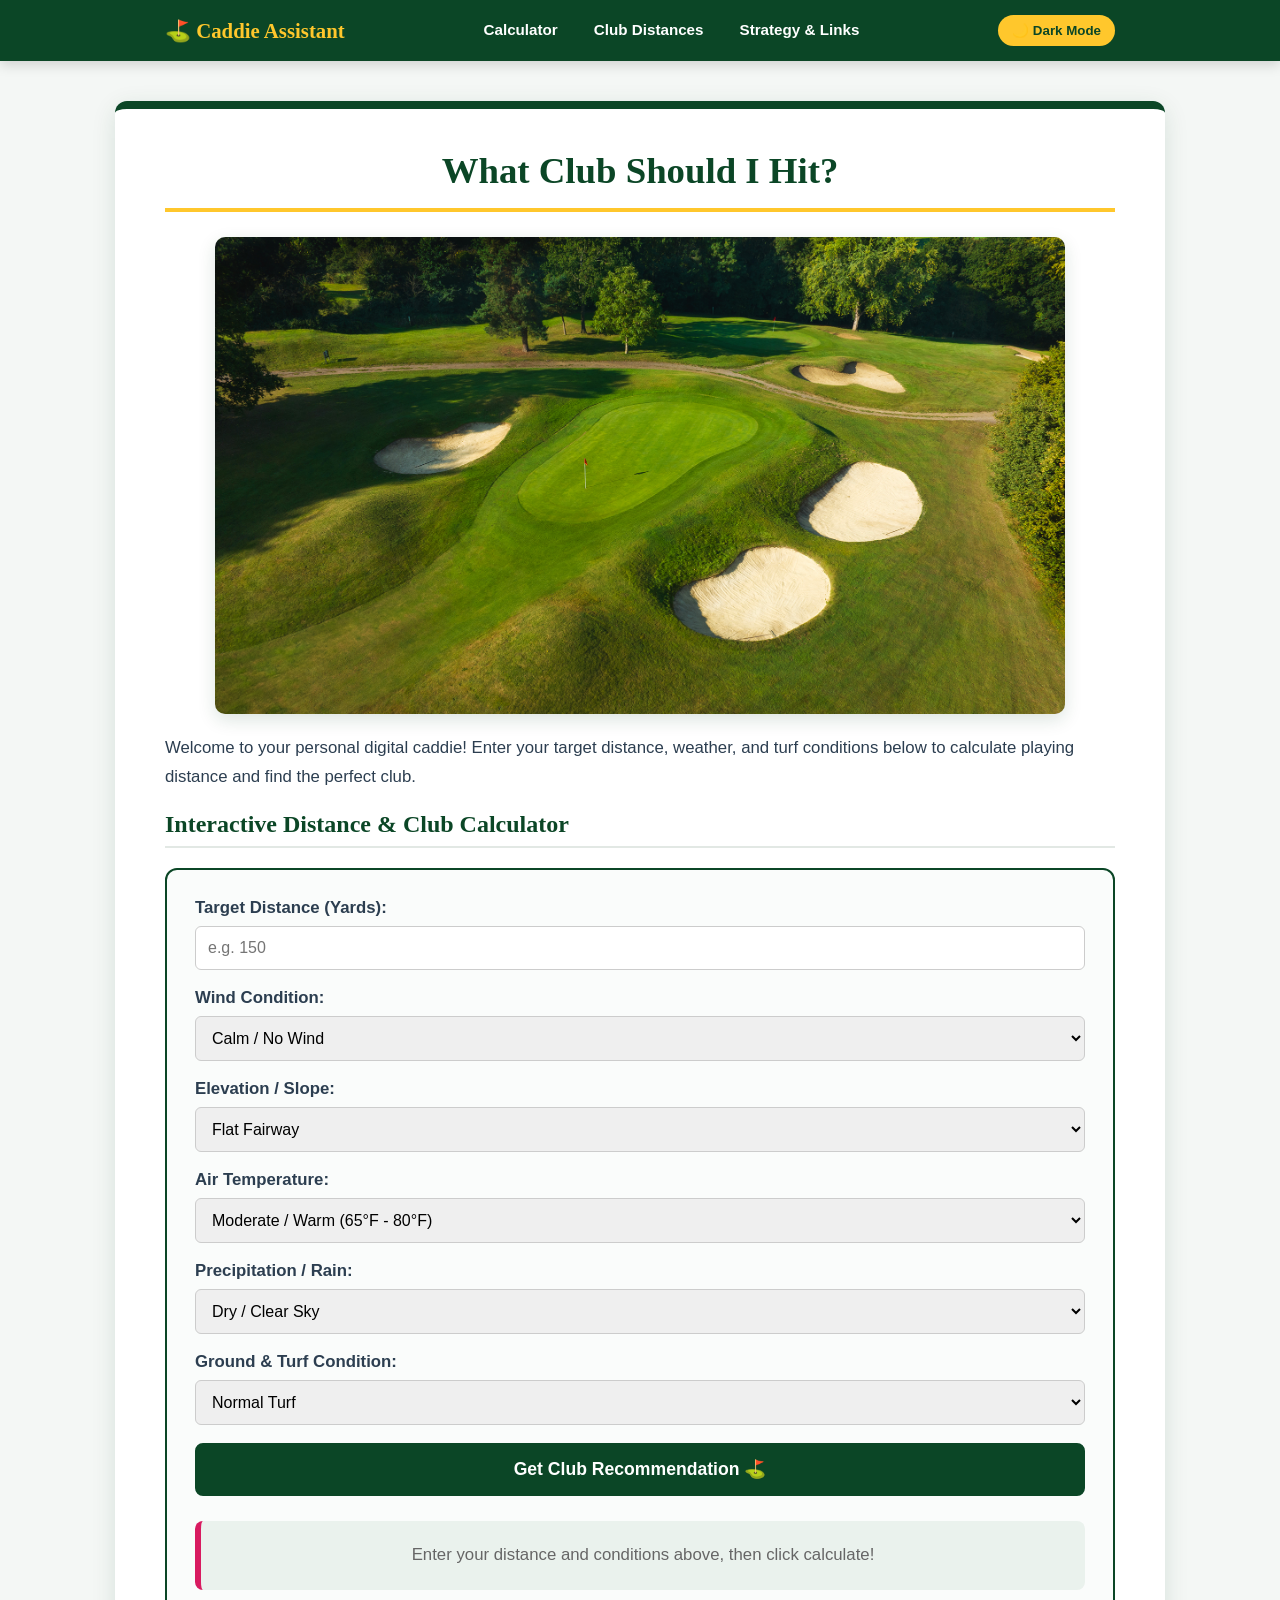
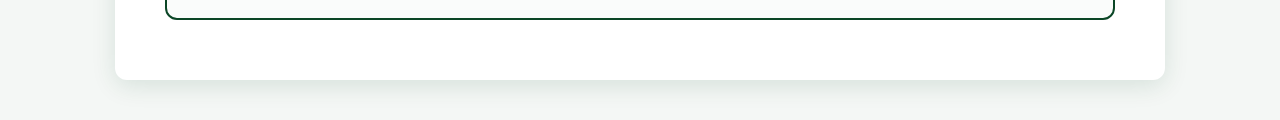
<file: index.html>
<!DOCTYPE html> <!-- Declares the document type as HTML5 -->
<html lang="en"> <!-- Opens HTML element setting language to English -->
<head> <!-- Opens head block for meta tags and external file links -->
    <meta charset="UTF-8">
    <meta name="viewport" content="width=device-width, initial-scale=1.0">
    <title>Caddie Assistant - Home & Calculator</title> <!-- Page title -->
    <link rel="stylesheet" href="styles.css"> <!-- Links shared stylesheet -->
    <script src="script.js" defer></script> <!-- Links shared JavaScript file -->
</head> <!-- Closes head block -->
<body> <!-- Opens body section -->

    <!-- Global Navigation Menu -->
    <header>
        <div class="nav-container">
            <div class="nav-brand">⛳ Caddie Assistant</div>
            <nav>
                <ul>
                    <li><a href="index.html" class="active">Calculator</a></li> <!-- Active link for Home -->
                    <li><a href="clubs.html">Club Distances</a></li> <!-- Link to Page 2 -->
                    <li><a href="guide.html">Strategy & Links</a></li> <!-- Link to Page 3 -->
                </ul>
            </nav>
            <button id="theme-toggle-btn" class="theme-btn" onclick="toggleDarkMode()">🌙 Dark Mode</button>
        </div>
    </header>

    <main> <!-- Main content card -->
        <h1>What Club Should I Hit?</h1> <!-- Main heading -->

        <img src="Golfcourseshot.jpg" alt="A green golf course fairway leading up to the green" class="page-image"> <!-- Main hero image -->

        <p>Welcome to your personal digital caddie! Enter your target distance, weather, and turf conditions below to calculate playing distance and find the perfect club.</p>

        <!-- Interactive Calculator Section -->
        <h2>Interactive Distance & Club Calculator</h2>
        
        <div class="calc-card">
            <form onsubmit="calculateClub(event)">
                <!-- Target Distance Input -->
                <div class="form-group">
                    <label for="yardage-input">Target Distance (Yards):</label>
                    <input type="number" id="yardage-input" placeholder="e.g. 150" required min="1" max="600">
                </div>

                <!-- Wind Dropdown -->
                <div class="form-group">
                    <label for="wind-select">Wind Condition:</label>
                    <select id="wind-select">
                        <option value="calm">Calm / No Wind</option>
                        <option value="headwind">Headwind (Into Face +12 yds)</option>
                        <option value="tailwind">Tailwind (At Back -10 yds)</option>
                    </select>
                </div>

                <!-- Slope Dropdown -->
                <div class="form-group">
                    <label for="elevation-select">Elevation / Slope:</label>
                    <select id="elevation-select">
                        <option value="flat">Flat Fairway</option>
                        <option value="uphill">Uphill Green (+10 yds)</option>
                        <option value="downhill">Downhill Green (-10 yds)</option>
                    </select>
                </div>

                <!-- NEW: Temperature Dropdown -->
                <div class="form-group">
                    <label for="temp-select">Air Temperature:</label>
                    <select id="temp-select">
                        <option value="normal">Moderate / Warm (65°F - 80°F)</option>
                        <option value="cold">Cold Air (&lt; 50°F) (+8 yds)</option>
                        <option value="hot">Hot Weather (&gt; 85°F) (-5 yds)</option>
                    </select>
                </div>

                <!-- NEW: Rain Dropdown -->
                <div class="form-group">
                    <label for="rain-select">Precipitation / Rain:</label>
                    <select id="rain-select">
                        <option value="dry">Dry / Clear Sky</option>
                        <option value="light-rain">Light Rain / Drizzle (+5 yds)</option>
                        <option value="heavy-rain">Heavy Rain (+10 yds)</option>
                    </select>
                </div>

                <!-- NEW: Ground Condition Dropdown -->
                <div class="form-group">
                    <label for="ground-select">Ground & Turf Condition:</label>
                    <select id="ground-select">
                        <option value="normal">Normal Turf</option>
                        <option value="wet">Wet / Soggy Turf (+8 yds)</option>
                        <option value="firm">Firm / Dry Turf (-5 yds)</option>
                    </select>
                </div>

                <button type="submit" class="calc-btn">Get Club Recommendation ⛳</button>
            </form>

            <!-- Dynamic Output Container -->
            <div id="club-result" class="result-box">
                <p style="text-align: center; margin: 0; color: #666666;">Enter your distance and conditions above, then click calculate!</p>
            </div>
        </div>
    </main>

</body>
</html>
</file>
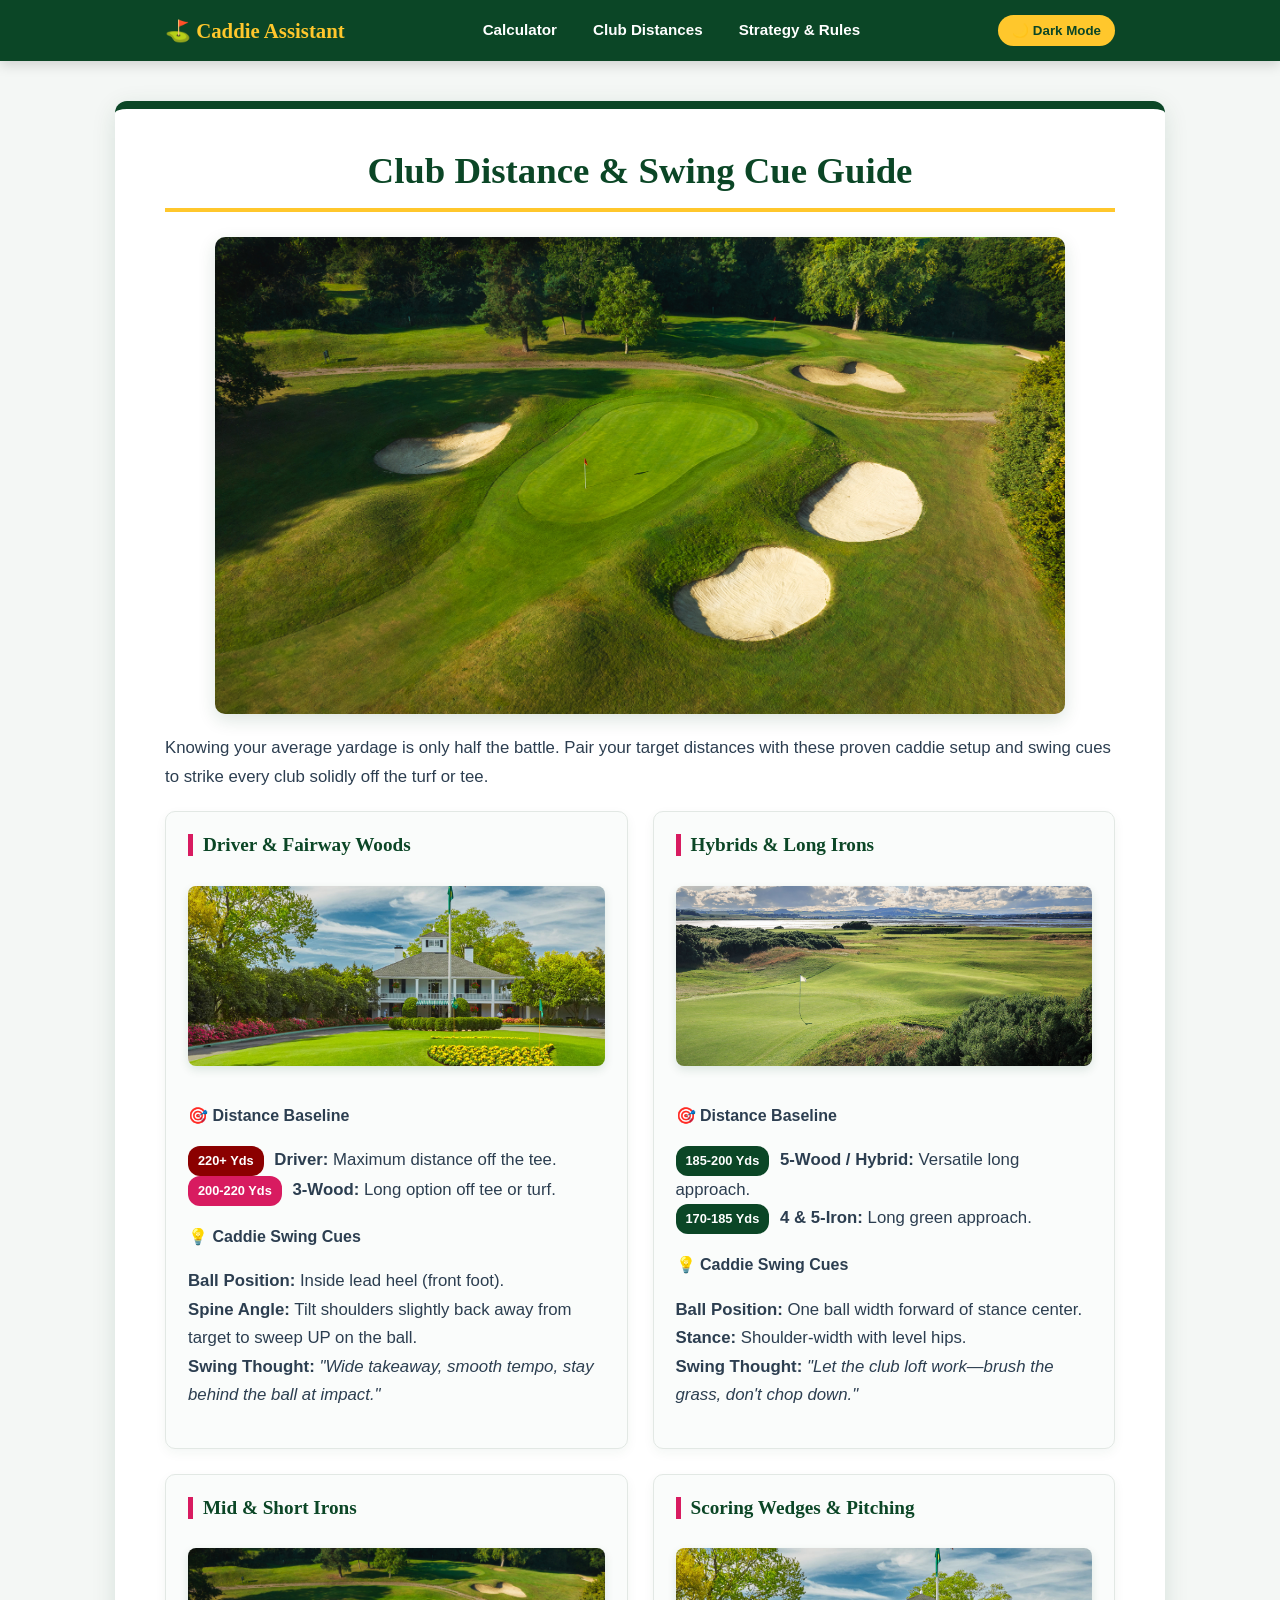
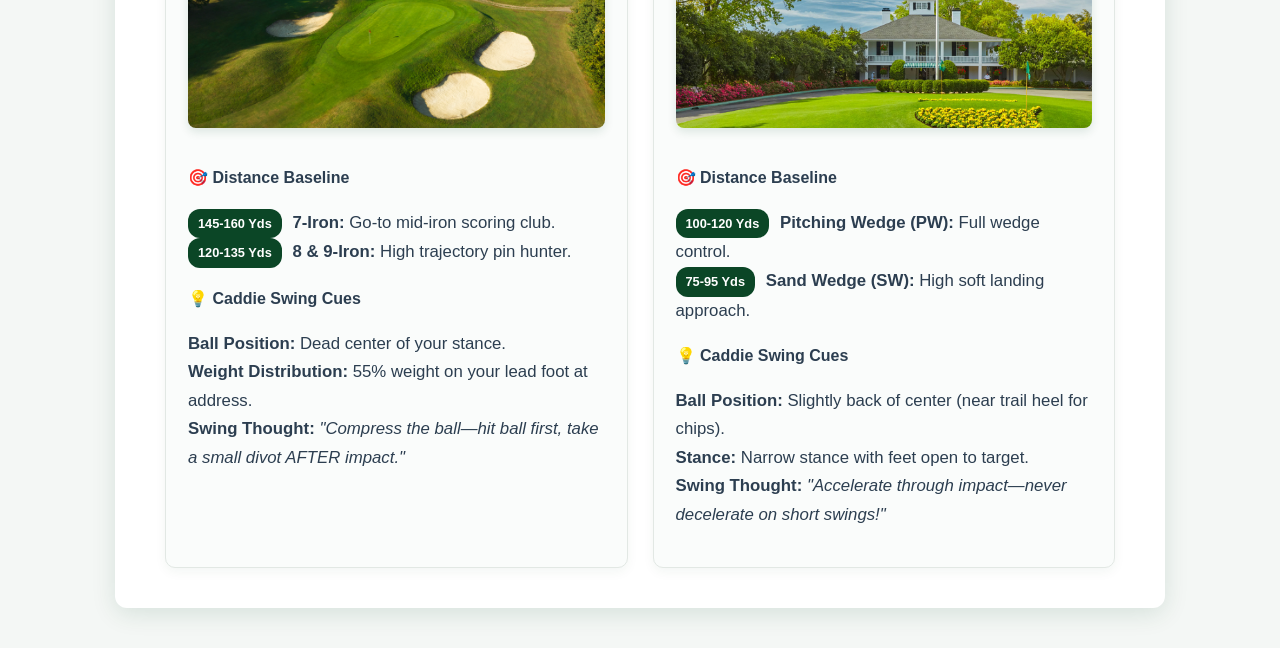
<file: clubs.html>
<!DOCTYPE html> <!-- Declares the document type as HTML5 -->
<html lang="en"> <!-- Opens HTML element setting language to English -->
<head> <!-- Opens head block for meta tags and external file links -->
    <meta charset="UTF-8">
    <meta name="viewport" content="width=device-width, initial-scale=1.0">
    <title>Caddie Assistant - Club Distances & Swing Cues</title> <!-- Page title -->
    <link rel="stylesheet" href="styles.css"> <!-- Links shared stylesheet -->
    <script src="script.js" defer></script> <!-- Links shared JavaScript file -->
</head> <!-- Closes head block -->
<body> <!-- Opens body section -->

    <!-- Global Navigation Menu -->
    <header>
        <div class="nav-container">
            <div class="nav-brand">⛳ Caddie Assistant</div>
            <nav>
                <ul>
                    <li><a href="index.html">Calculator</a></li> <!-- Link to Page 1 -->
                    <li><a href="clubs.html" class="active">Club Distances</a></li> <!-- Active link for Page 2 -->
                    <li><a href="guide.html">Strategy & Rules</a></li> <!-- Link to Page 3 -->
                </ul>
            </nav>
            <button id="theme-toggle-btn" class="theme-btn" onclick="toggleDarkMode()">🌙 Dark Mode</button>
        </div>
    </header>

    <main> <!-- Main content card -->
        <h1>Club Distance & Swing Cue Guide</h1> <!-- Page Heading -->
        
        <img src="Golfcourseshot.jpg" alt="Championship golf course fairway shot" class="page-image"> <!-- Hero header image -->

        <p>Knowing your average yardage is only half the battle. Pair your target distances with these proven caddie setup and swing cues to strike every club solidly off the turf or tee.</p>

        <!-- 2x2 Grid of Club Category Cards -->
        <div class="spotlight-grid">

            <!-- CARD 1: Driver & Fairway Woods -->
            <div class="spotlight-card">
                <h3>Driver & Fairway Woods</h3>
                <img src="augusta.jpg" alt="Fairway at Augusta National Golf Club" class="card-image">
                
                <h4>🎯 Distance Baseline</h4>
                <ul>
                    <li><span class="badge badge-very-hard">220+ Yds</span> <strong>Driver:</strong> Maximum distance off the tee.</li>
                    <li><span class="badge badge-hard">200-220 Yds</span> <strong>3-Wood:</strong> Long option off tee or turf.</li>
                </ul>

                <h4>💡 Caddie Swing Cues</h4>
                <ul>
                    <li><strong>Ball Position:</strong> Inside lead heel (front foot).</li>
                    <li><strong>Spine Angle:</strong> Tilt shoulders slightly back away from target to sweep UP on the ball.</li>
                    <li><strong>Swing Thought:</strong> <em>"Wide takeaway, smooth tempo, stay behind the ball at impact."</em></li>
                </ul>
            </div>

            <!-- CARD 2: Hybrids & Long Irons -->
            <div class="spotlight-card">
                <h3>Hybrids & Long Irons</h3>
                <img src="standrews.jpg" alt="Swilcan Bridge at St Andrews Old Course" class="card-image">
                
                <h4>🎯 Distance Baseline</h4>
                <ul>
                    <li><span class="badge badge-medium">185-200 Yds</span> <strong>5-Wood / Hybrid:</strong> Versatile long approach.</li>
                    <li><span class="badge badge-medium">170-185 Yds</span> <strong>4 & 5-Iron:</strong> Long green approach.</li>
                </ul>

                <h4>💡 Caddie Swing Cues</h4>
                <ul>
                    <li><strong>Ball Position:</strong> One ball width forward of stance center.</li>
                    <li><strong>Stance:</strong> Shoulder-width with level hips.</li>
                    <li><strong>Swing Thought:</strong> <em>"Let the club loft work—brush the grass, don't chop down."</em></li>
                </ul>
            </div>

            <!-- CARD 3: Mid & Short Irons -->
            <div class="spotlight-card">
                <h3>Mid & Short Irons</h3>
                <img src="Golfcourseshot.jpg" alt="Green fairway approach shot" class="card-image">
                
                <h4>🎯 Distance Baseline</h4>
                <ul>
                    <li><span class="badge badge-medium">145-160 Yds</span> <strong>7-Iron:</strong> Go-to mid-iron scoring club.</li>
                    <li><span class="badge badge-medium">120-135 Yds</span> <strong>8 & 9-Iron:</strong> High trajectory pin hunter.</li>
                </ul>

                <h4>💡 Caddie Swing Cues</h4>
                <ul>
                    <li><strong>Ball Position:</strong> Dead center of your stance.</li>
                    <li><strong>Weight Distribution:</strong> 55% weight on your lead foot at address.</li>
                    <li><strong>Swing Thought:</strong> <em>"Compress the ball—hit ball first, take a small divot AFTER impact."</em></li>
                </ul>
            </div>

            <!-- CARD 4: Wedges & Short Game -->
            <div class="spotlight-card">
                <h3>Scoring Wedges & Pitching</h3>
                <img src="augusta.jpg" alt="Pristine green area at Augusta National" class="card-image">
                
                <h4>🎯 Distance Baseline</h4>
                <ul>
                    <li><span class="badge badge-medium">100-120 Yds</span> <strong>Pitching Wedge (PW):</strong> Full wedge control.</li>
                    <li><span class="badge badge-medium">75-95 Yds</span> <strong>Sand Wedge (SW):</strong> High soft landing approach.</li>
                </ul>

                <h4>💡 Caddie Swing Cues</h4>
                <ul>
                    <li><strong>Ball Position:</strong> Slightly back of center (near trail heel for chips).</li>
                    <li><strong>Stance:</strong> Narrow stance with feet open to target.</li>
                    <li><strong>Swing Thought:</strong> <em>"Accelerate through impact—never decelerate on short swings!"</em></li>
                </ul>
            </div>

        </div> <!-- Closes spotlight grid -->
    </main> <!-- Closes main container -->

</body>
</html>
</file>
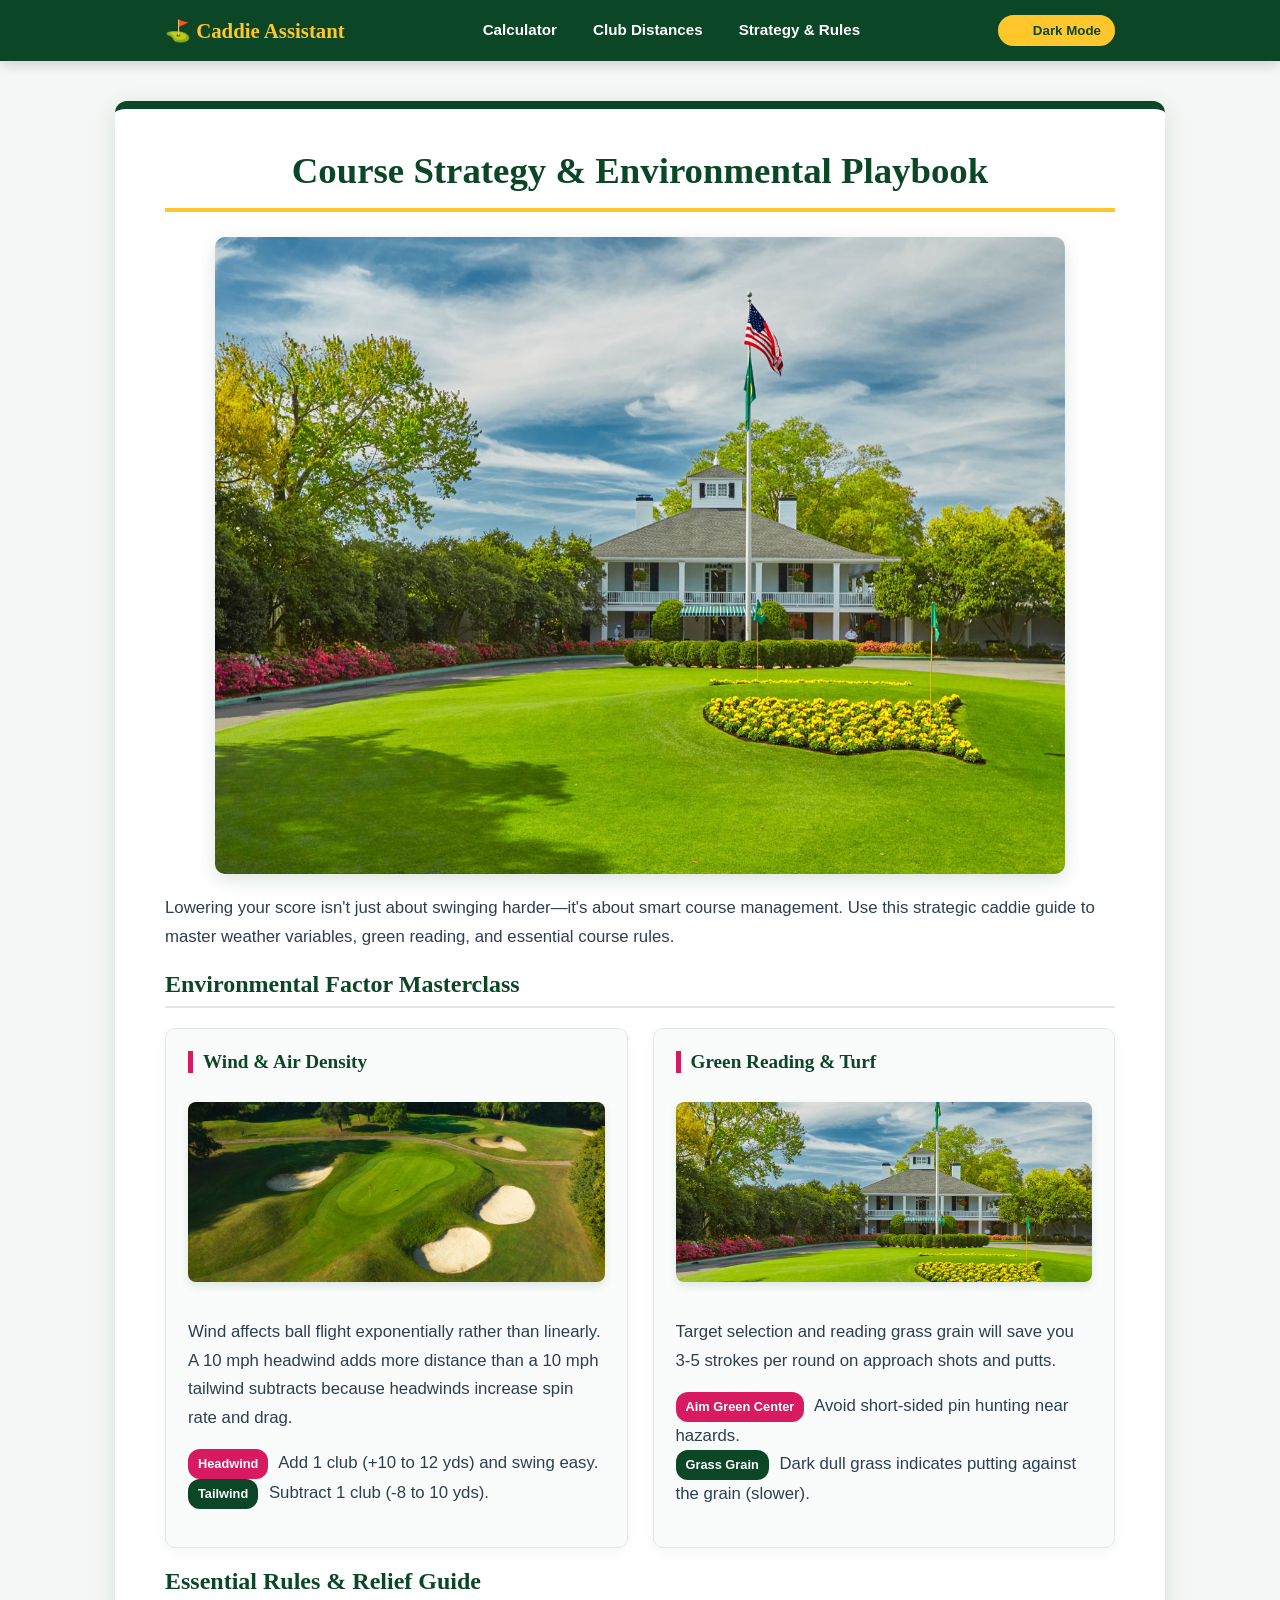
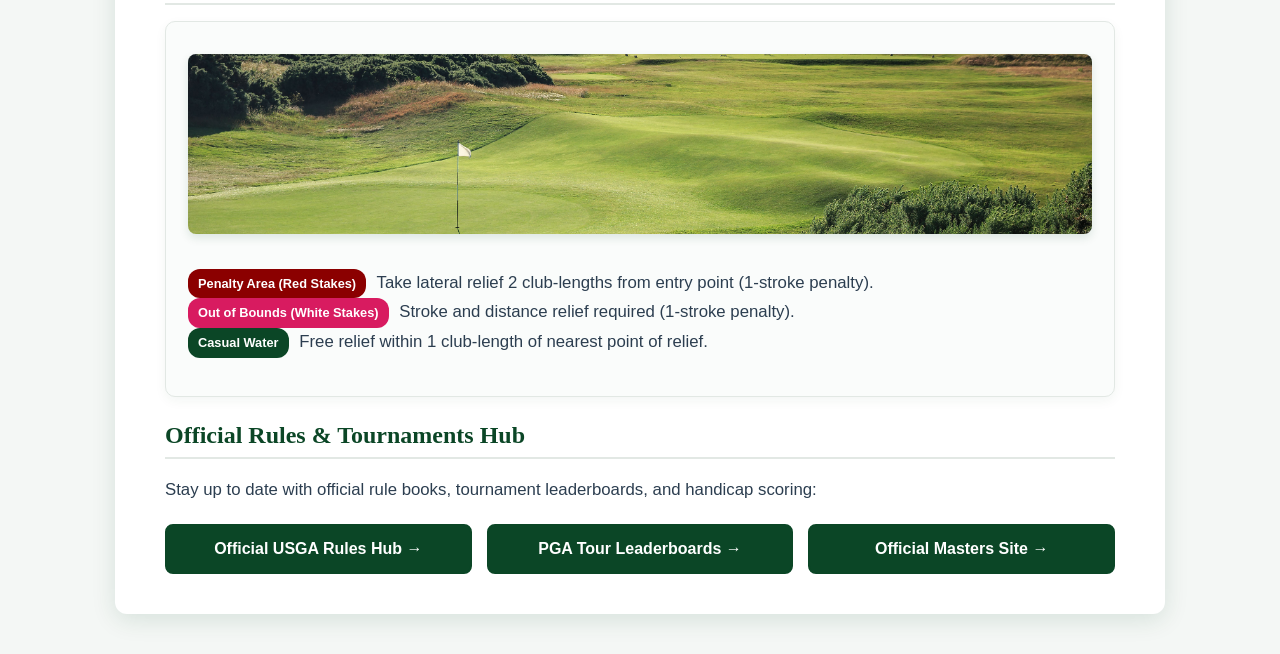
<file: guide.html>
<!DOCTYPE html> <!-- Declares the document type as HTML5 -->
<html lang="en"> <!-- Opens HTML element setting language to English -->
<head> <!-- Opens head block for meta tags and external file links -->
    <meta charset="UTF-8">
    <meta name="viewport" content="width=device-width, initial-scale=1.0">
    <title>Caddie Assistant - Masterclass Strategy & Rules</title> <!-- Page title -->
    <link rel="stylesheet" href="styles.css"> <!-- Links shared stylesheet -->
    <script src="script.js" defer></script> <!-- Links shared JavaScript file -->
</head> <!-- Closes head block -->
<body> <!-- Opens body section -->

    <!-- Global Navigation Menu -->
    <header>
        <div class="nav-container">
            <div class="nav-brand">⛳ Caddie Assistant</div>
            <nav>
                <ul>
                    <li><a href="index.html">Calculator</a></li>
                    <li><a href="clubs.html">Club Distances</a></li>
                    <li><a href="guide.html" class="active">Strategy & Rules</a></li>
                </ul>
            </nav>
            <button id="theme-toggle-btn" class="theme-btn" onclick="toggleDarkMode()">🌙 Dark Mode</button>
        </div>
    </header>

    <main>
        <h1>Course Strategy & Environmental Playbook</h1>

        <img src="augusta.jpg" alt="Augusta National Golf Club fairway and green" class="page-image">

        <p>Lowering your score isn't just about swinging harder—it's about smart course management. Use this strategic caddie guide to master weather variables, green reading, and essential course rules.</p>

        <!-- SECTION 1: Weather Physics Breakdown -->
        <h2>Environmental Factor Masterclass</h2>
        <div class="spotlight-grid">
            <div class="spotlight-card">
                <h3>Wind & Air Density</h3>
                <img src="Golfcourseshot.jpg" alt="Windy open fairway shot" class="card-image">
                <p>Wind affects ball flight exponentially rather than linearly. A 10 mph headwind adds more distance than a 10 mph tailwind subtracts because headwinds increase spin rate and drag.</p>
                <ul>
                    <li><span class="badge badge-hard">Headwind</span> Add 1 club (+10 to 12 yds) and swing easy.</li>
                    <li><span class="badge badge-medium">Tailwind</span> Subtract 1 club (-8 to 10 yds).</li>
                </ul>
            </div>

            <div class="spotlight-card">
                <h3>Green Reading & Turf</h3>
                <img src="augusta.jpg" alt="Undulating green at Augusta National" class="card-image">
                <p>Target selection and reading grass grain will save you 3-5 strokes per round on approach shots and putts.</p>
                <ul>
                    <li><span class="badge badge-hard">Aim Green Center</span> Avoid short-sided pin hunting near hazards.</li>
                    <li><span class="badge badge-medium">Grass Grain</span> Dark dull grass indicates putting against the grain (slower).</li>
                </ul>
            </div>
        </div>

        <!-- SECTION 2: Rules & External Links -->
        <h2>Essential Rules & Relief Guide</h2>
        <div class="spotlight-card" style="margin-bottom: 25px;">
            <img src="standrews.jpg" alt="Bunkers and bridge at St Andrews" class="card-image">
            <ul>
                <li><span class="badge badge-very-hard">Penalty Area (Red Stakes)</span> Take lateral relief 2 club-lengths from entry point (1-stroke penalty).</li>
                <li><span class="badge badge-hard">Out of Bounds (White Stakes)</span> Stroke and distance relief required (1-stroke penalty).</li>
                <li><span class="badge badge-medium">Casual Water</span> Free relief within 1 club-length of nearest point of relief.</li>
            </ul>
        </div>

        <h2>Official Rules & Tournaments Hub</h2>
        <p>Stay up to date with official rule books, tournament leaderboards, and handicap scoring:</p>
        <div class="btn-container">
            <a href="https://www.usga.org/rules-hub.html" target="_blank" rel="noopener noreferrer" class="btn-link">Official USGA Rules Hub &rarr;</a>
            <a href="https://www.pgatour.com" target="_blank" rel="noopener noreferrer" class="btn-link">PGA Tour Leaderboards &rarr;</a>
            <a href="https://www.masters.com" target="_blank" rel="noopener noreferrer" class="btn-link">Official Masters Site &rarr;</a>
        </div>
    </main>

</body>
</html>
</file>
<file: styles.css>
/* Smooth Scroll Behavior for Navigation Menu Links */
html {
    scroll-behavior: smooth;
}

/* Augusta National Palette & Base Page Reset */
body {
    font-family: 'Segoe UI', Tahoma, Geneva, Verdana, sans-serif;
    background-color: #f4f7f5;
    color: #2c3e50;
    margin: 0;
    padding: 0;
    transition: background-color 0.3s ease, color 0.3s ease;
}

/* Dark Mode Theme Overrides */
body.dark-mode {
    background-color: #121d17;
    color: #e2e8e4;
}

body.dark-mode main {
    background-color: #1a2920;
    color: #e2e8e4;
    border-top-color: #ffc72c;
}

body.dark-mode h1, 
body.dark-mode h2, 
body.dark-mode h3 {
    color: #ffffff;
}

body.dark-mode p, 
body.dark-mode li {
    color: #d1dcd5;
}

body.dark-mode .calc-card,
body.dark-mode .spotlight-card {
    background-color: #14221a;
    border-color: #2a4032;
}

body.dark-mode input,
body.dark-mode select {
    background-color: #223528;
    color: #ffffff;
    border-color: #3b5c46;
}

/* Sticky Global Navigation Menu */
header {
    background-color: #0b4626; /* Masters Green */
    padding: 15px 20px;
    box-shadow: 0 4px 12px rgba(0, 0, 0, 0.15);
    position: sticky;
    top: 0;
    z-index: 100;
}

.nav-container {
    max-width: 950px;
    margin: 0 auto;
    display: flex;
    justify-content: space-between;
    align-items: center;
    flex-wrap: wrap;
    gap: 10px;
}

.nav-brand {
    font-family: 'Georgia', serif;
    color: #ffc72c; /* Augusta Yellow */
    font-size: 1.3rem;
    font-weight: bold;
}

nav ul {
    list-style: none;
    margin: 0;
    padding: 0;
    display: flex;
    gap: 12px;
}

nav a {
    color: #ffffff;
    text-decoration: none;
    font-weight: bold;
    padding: 8px 12px;
    border-radius: 6px;
    font-size: 0.95rem;
    transition: background-color 0.2s ease, color 0.2s ease;
}

nav a:hover {
    background-color: #ffc72c;
    color: #0b4626;
}

/* Interactivity Control Button */
.theme-btn {
    background-color: #ffc72c;
    color: #0b4626;
    border: none;
    padding: 8px 14px;
    border-radius: 20px;
    font-weight: bold;
    cursor: pointer;
    transition: transform 0.2s ease;
}

.theme-btn:hover {
    transform: scale(1.05);
}

/* Central Card Layout Container */
main {
    background-color: #ffffff;
    max-width: 950px;
    width: 90%;
    margin: 40px auto;
    padding: 40px 50px;
    border-radius: 12px;
    border-top: 8px solid #0b4626;
    box-shadow: 0 6px 25px rgba(11, 70, 38, 0.12);
}

/* Sections Spacing */
.content-section {
    padding-top: 20px;
    margin-bottom: 35px;
}

/* Classic Majors Serif Headings */
h1, h2, h3 {
    font-family: 'Georgia', 'Times New Roman', serif;
}

h1 {
    color: #0b4626;
    text-align: center;
    font-size: 2.3rem;
    margin-top: 0;
    border-bottom: 4px solid #ffc72c;
    padding-bottom: 16px;
}

h2 {
    color: #0b4626;
    font-size: 1.5rem;
    margin-top: 20px;
    margin-bottom: 16px;
    border-bottom: 2px solid #e2e8e4;
    padding-bottom: 8px;
}

h3 {
    color: #0b4626;
    font-size: 1.2rem;
    margin-top: 0;
    border-left: 5px solid #d81b60; /* Azalea Pink */
    padding-left: 10px;
}

/* Hero Header Images */
.page-image {
    width: 100%;
    max-width: 850px;
    height: auto;
    display: block;
    margin: 20px auto;
    border-radius: 10px;
    box-shadow: 0 6px 18px rgba(11, 70, 38, 0.14);
    transition: transform 0.3s ease;
}

.page-image:hover {
    transform: translateY(-3px);
}

/* Card Thumbnail Image Formatting */
.card-image {
    width: 100%;
    height: 180px;
    object-fit: cover;
    border-radius: 8px;
    margin: 10px 0 15px 0;
    box-shadow: 0 4px 10px rgba(11, 70, 38, 0.12);
    transition: transform 0.3s ease;
}

.card-image:hover {
    transform: scale(1.02);
}

/* Calculator Form Card */
.calc-card {
    background-color: #fafcfb;
    border: 2px solid #0b4626;
    border-radius: 12px;
    padding: 28px;
    margin: 20px 0;
}

.form-group {
    margin-bottom: 18px;
    display: flex;
    flex-direction: column;
    gap: 8px;
}

label {
    font-weight: bold;
    font-size: 1.05rem;
}

input, select {
    padding: 12px;
    border: 1px solid #cccccc;
    border-radius: 6px;
    font-size: 1rem;
}

.calc-btn {
    width: 100%;
    background-color: #0b4626;
    color: #ffffff;
    border: 2px solid #0b4626;
    padding: 14px;
    font-size: 1.1rem;
    font-weight: bold;
    border-radius: 8px;
    cursor: pointer;
    transition: all 0.2s ease;
}

.calc-btn:hover {
    background-color: #ffc72c;
    color: #0b4626;
    border-color: #ffc72c;
}

.result-box {
    margin-top: 25px;
    padding: 20px;
    background-color: #eaf2ed;
    border-radius: 8px;
    border-left: 6px solid #d81b60;
}

body.dark-mode .result-box {
    background-color: #1a3023;
}

/* Grid & Cards */
.spotlight-grid {
    display: grid;
    grid-template-columns: repeat(auto-fit, minmax(320px, 1fr));
    gap: 25px;
    margin-top: 20px;
}

.spotlight-card {
    background-color: #fafcfb;
    border: 1px solid #e2e8e4;
    border-radius: 10px;
    padding: 22px;
    box-shadow: 0 4px 12px rgba(11, 70, 38, 0.05);
}

/* Difficulty Badges */
.badge {
    display: inline-block;
    padding: 4px 10px;
    border-radius: 12px;
    font-size: 0.8rem;
    font-weight: bold;
    color: #ffffff;
    margin-right: 6px;
}

.badge-hard { background-color: #d81b60; }
.badge-very-hard { background-color: #8b0000; }
.badge-medium { background-color: #0b4626; }

/* Body Text & Lists */
p, li {
    line-height: 1.7;
    font-size: 1.05rem;
}

ul {
    padding-left: 20px;
    line-height: 1.8;
}

.spotlight-card ul {
    padding-left: 0;
    list-style: none;
}

/* Action Link Buttons */
.btn-container {
    display: flex;
    flex-wrap: wrap;
    gap: 15px;
    margin-top: 20px;
    justify-content: center;
}

.btn-link {
    flex: 1 1 220px;
    display: inline-block;
    background-color: #0b4626;
    color: #ffffff;
    text-decoration: none;
    padding: 14px 20px;
    border-radius: 8px;
    font-weight: bold;
    text-align: center;
    border: 2px solid #0b4626;
    transition: all 0.2s ease;
}

.btn-link:hover {
    background-color: #ffc72c;
    color: #0b4626;
    border-color: #ffc72c;
    transform: translateY(-2px);
}
</file>
